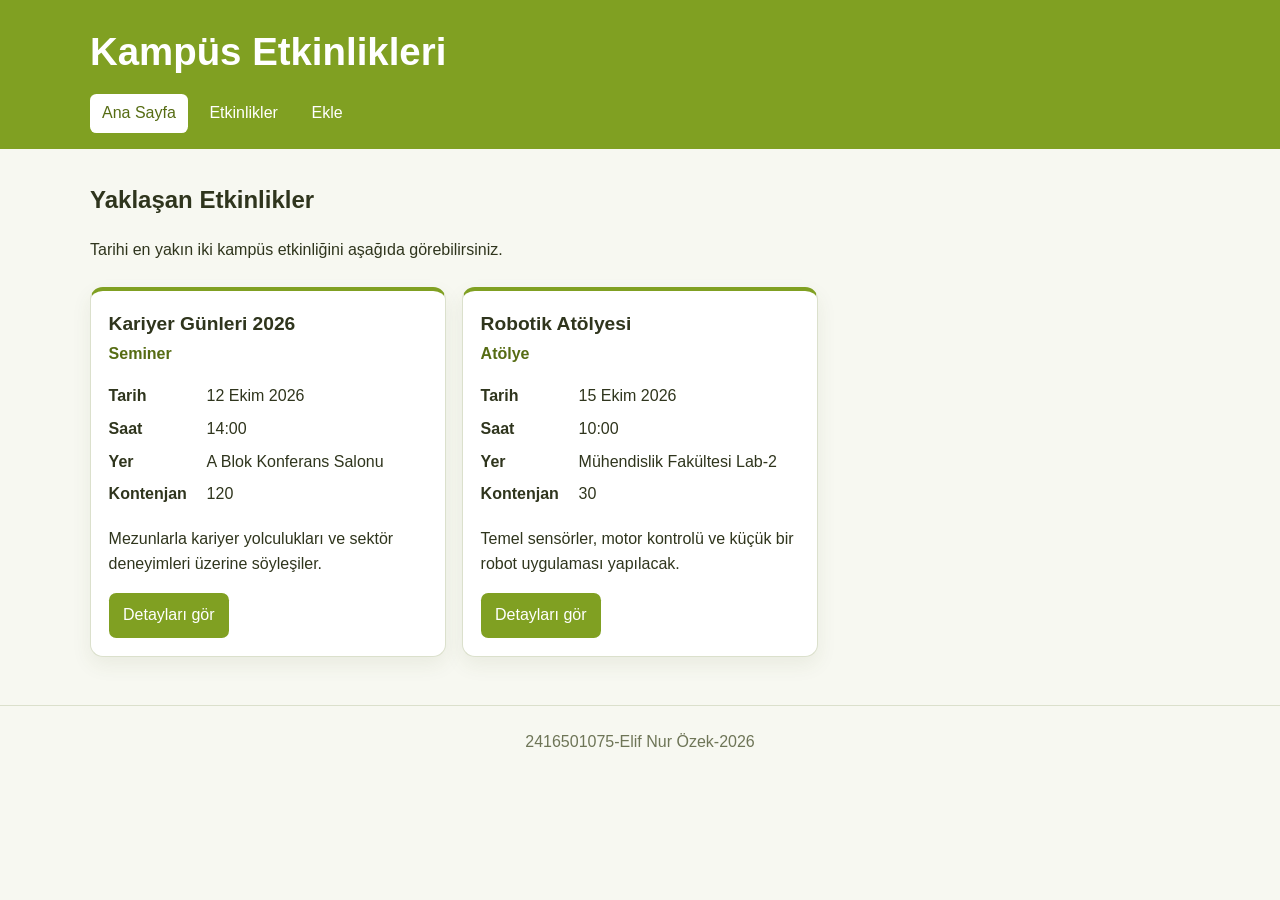
<file: index.html>
<!DOCTYPE html>
<html lang="tr">
<head>
  <meta charset="UTF-8">
  <meta name="viewport" content="width=device-width, initial-scale=1.0">
  <title>Kampüs Etkinlikleri</title>
  <link rel="stylesheet" href="css/2416501075.css">
  <script type="module" src="js/event-list.js"></script>
</head>
<body>
  <header class="site-header">
    <div class="header-icerik">
      <h1>Kampüs Etkinlikleri</h1>
      <nav class="site-nav" aria-label="Ana menü">
        <a href="index.html" aria-current="page">Ana Sayfa</a>
        <a href="etkinlikler.html">Etkinlikler</a>
        <a href="etkinlik-ekle.html">Ekle</a>
      </nav>
    </div>
  </header>

  <main>
    <section class="intro">
      <h2>Yaklaşan Etkinlikler</h2>
      <p>Tarihi en yakın iki kampüs etkinliğini aşağıda görebilirsiniz.</p>
    </section>

    <section id="etkinlik-listesi" class="etkinlik-listesi" data-limit="2"></section>
  </main>

  <footer class="site-footer">
    <div class="footer-icerik">2416501075-Elif Nur Özek-2026</div>
  </footer>
</body>
</html>
</file>
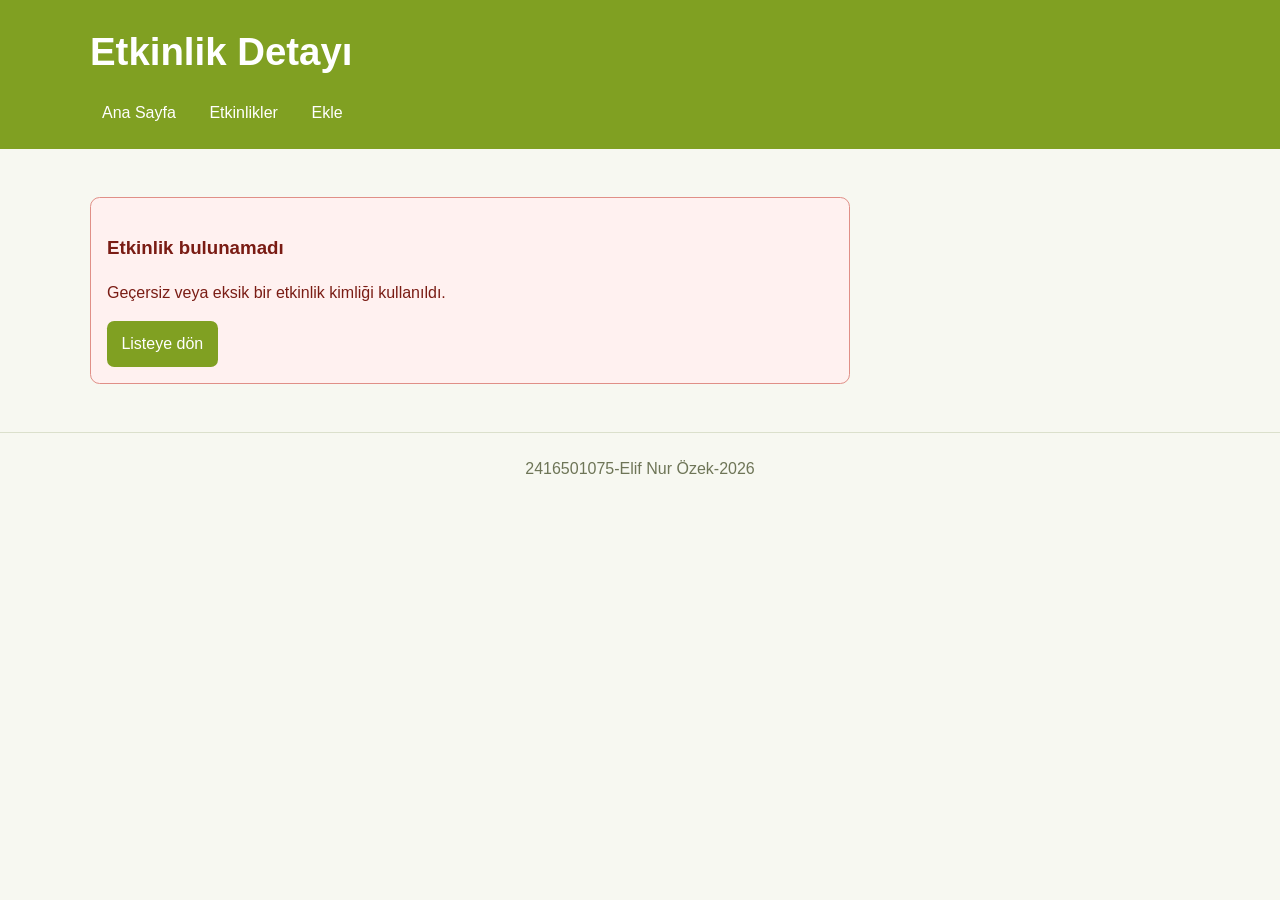
<file: etkinlik-detay.html>
<!DOCTYPE html>
<html lang="tr">
<head>
  <meta charset="UTF-8">
  <meta name="viewport" content="width=device-width, initial-scale=1.0">
  <title>Etkinlik Detayı | Kampüs Etkinlikleri</title>
  <link rel="stylesheet" href="css/2416501075.css">
  <script type="module" src="js/event-detail.js"></script>
</head>
<body>
  <header class="site-header">
    <div class="header-icerik">
      <h1>Etkinlik Detayı</h1>
      <nav class="site-nav" aria-label="Ana menü">
        <a href="index.html">Ana Sayfa</a>
        <a href="etkinlikler.html">Etkinlikler</a>
        <a href="etkinlik-ekle.html">Ekle</a>
      </nav>
    </div>
  </header>

  <main>
    <section id="detay"></section>
  </main>

  <footer class="site-footer">
    <div class="footer-icerik">2416501075-Elif Nur Özek-2026</div>
  </footer>
</body>
</html>
</file>
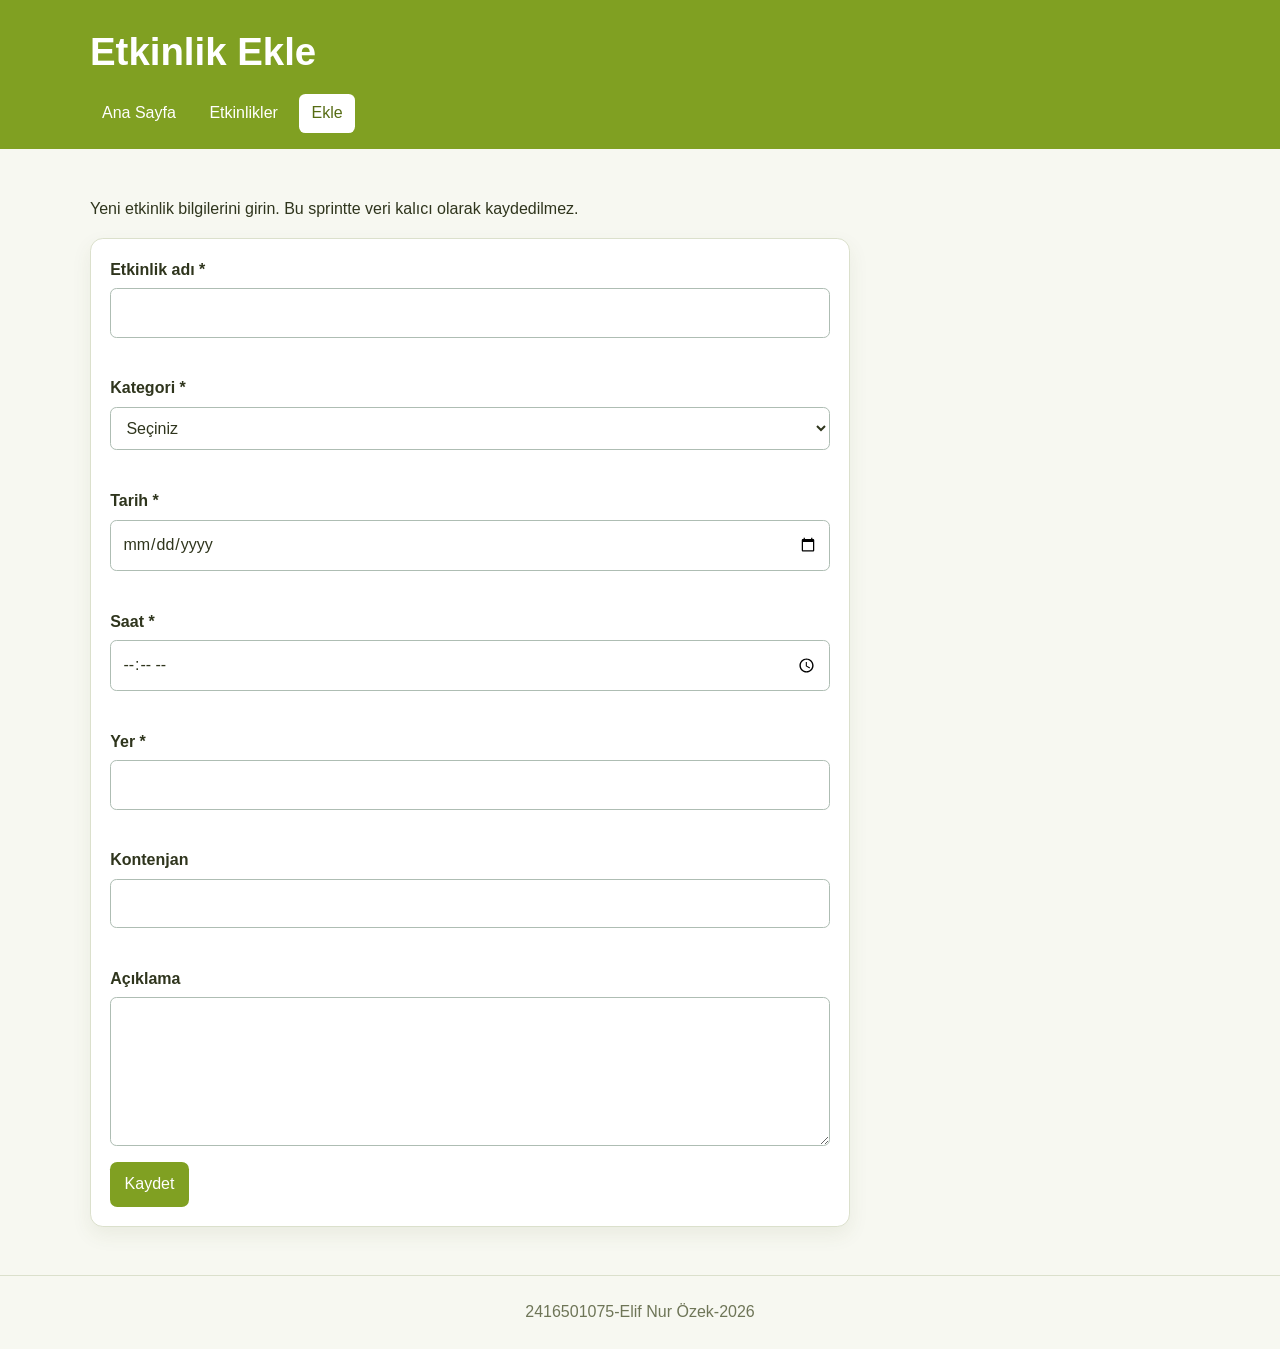
<file: etkinlik-ekle.html>
<!DOCTYPE html>
<html lang="tr">
<head>
  <meta charset="UTF-8">
  <meta name="viewport" content="width=device-width, initial-scale=1.0">
  <title>Etkinlik Ekle | Kampüs Etkinlikleri</title>
  <link rel="stylesheet" href="css/2416501075.css">
  <script type="module" src="js/event-form.js"></script>
</head>
<body>
  <header class="site-header">
    <div class="header-icerik">
      <h1>Etkinlik Ekle</h1>
      <nav class="site-nav" aria-label="Ana menü">
        <a href="index.html">Ana Sayfa</a>
        <a href="etkinlikler.html">Etkinlikler</a>
        <a href="etkinlik-ekle.html" aria-current="page">Ekle</a>
      </nav>
    </div>
  </header>

  <main>
    <p>Yeni etkinlik bilgilerini girin. Bu sprintte veri kalıcı olarak kaydedilmez.</p>

    <form id="etkinlik-formu" class="form-karti" novalidate>
      <div class="form-alan">
        <label for="ad">Etkinlik adı *</label>
        <input type="text" id="ad" name="ad">
        <span id="ad-hata" class="hata-metni"></span>
      </div>

      <div class="form-alan">
        <label for="kategori">Kategori *</label>
        <select id="kategori" name="kategori">
          <option value="">Seçiniz</option>
          <option value="Seminer">Seminer</option>
          <option value="Atölye">Atölye</option>
          <option value="Buluşma">Buluşma</option>
        </select>
        <span id="kategori-hata" class="hata-metni"></span>
      </div>

      <div class="form-alan">
        <label for="tarih">Tarih *</label>
        <input type="date" id="tarih" name="tarih">
        <span id="tarih-hata" class="hata-metni"></span>
      </div>

      <div class="form-alan">
        <label for="saat">Saat *</label>
        <input type="time" id="saat" name="saat">
        <span id="saat-hata" class="hata-metni"></span>
      </div>

      <div class="form-alan">
        <label for="yer">Yer *</label>
        <input type="text" id="yer" name="yer">
        <span id="yer-hata" class="hata-metni"></span>
      </div>

      <div class="form-alan">
        <label for="kontenjan">Kontenjan</label>
        <input type="number" id="kontenjan" name="kontenjan" min="1" max="1000">
        <span id="kontenjan-hata" class="hata-metni"></span>
      </div>

      <div class="form-alan">
        <label for="aciklama">Açıklama</label>
        <textarea id="aciklama" name="aciklama" rows="5"></textarea>
      </div>

      <button class="buton" type="submit">Kaydet</button>
    </form>

    <div id="form-mesaj" class="form-mesaj" aria-live="polite"></div>
  </main>

  <footer class="site-footer">
    <div class="footer-icerik">2416501075-Elif Nur Özek-2026</div>
  </footer>
</body>
</html>
</file>
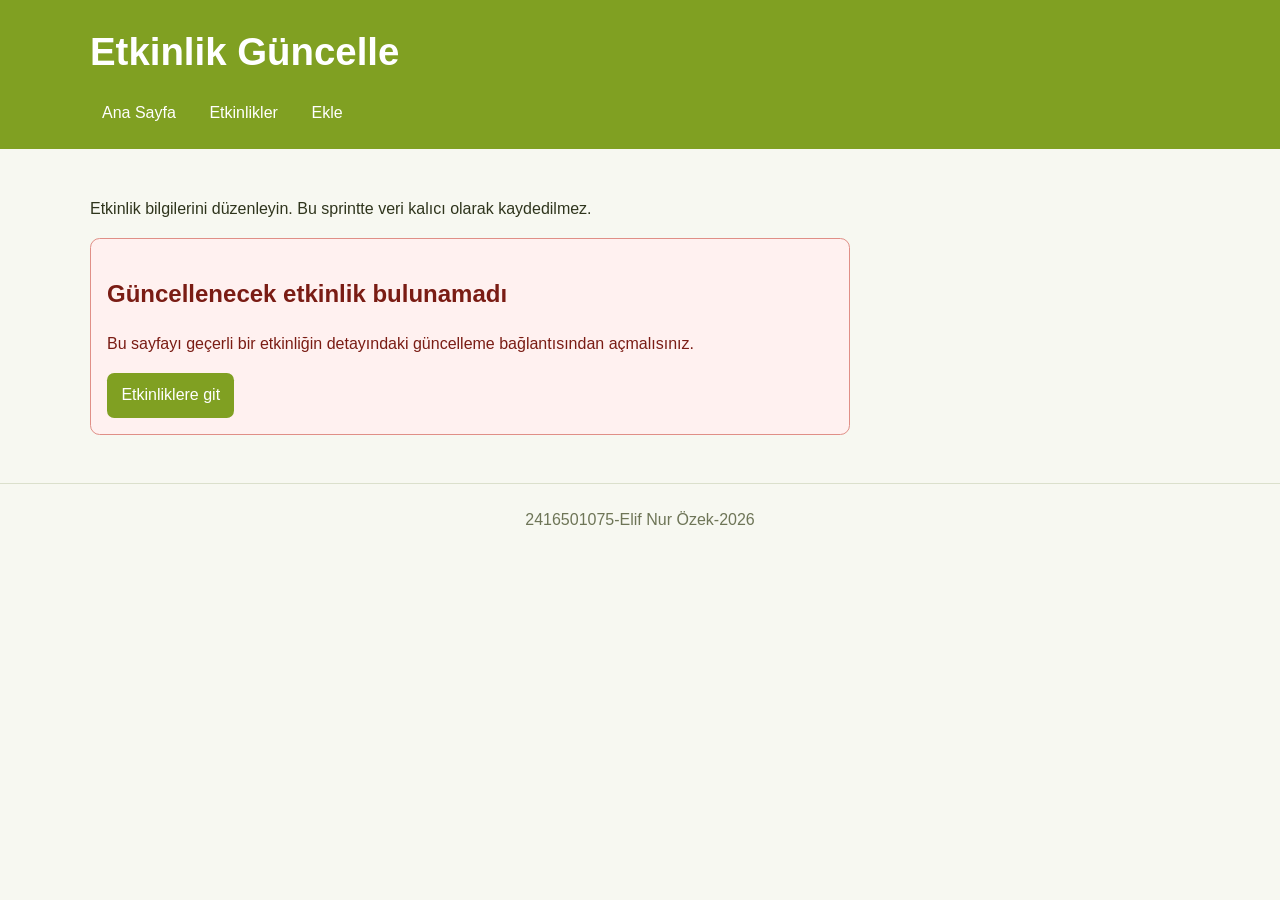
<file: etkinlik-guncelle.html>
<!DOCTYPE html>
<html lang="tr">
<head>
  <meta charset="UTF-8">
  <meta name="viewport" content="width=device-width, initial-scale=1.0">
  <title>Etkinlik Güncelle | Kampüs Etkinlikleri</title>
  <link rel="stylesheet" href="css/2416501075.css">
  <script type="module" src="js/event-form.js"></script>
</head>
<body>
  <header class="site-header">
    <div class="header-icerik">
      <h1>Etkinlik Güncelle</h1>
      <nav class="site-nav" aria-label="Ana menü">
        <a href="index.html">Ana Sayfa</a>
        <a href="etkinlikler.html">Etkinlikler</a>
        <a href="etkinlik-ekle.html">Ekle</a>
      </nav>
    </div>
  </header>

  <main>
    <p>Etkinlik bilgilerini düzenleyin. Bu sprintte veri kalıcı olarak kaydedilmez.</p>

    <form id="etkinlik-formu" class="form-karti" data-mode="guncelle" novalidate>
      <div class="form-alan">
        <label for="ad">Etkinlik adı *</label>
        <input type="text" id="ad" name="ad">
        <span id="ad-hata" class="hata-metni"></span>
      </div>

      <div class="form-alan">
        <label for="kategori">Kategori *</label>
        <select id="kategori" name="kategori">
          <option value="">Seçiniz</option>
          <option value="Seminer">Seminer</option>
          <option value="Atölye">Atölye</option>
          <option value="Buluşma">Buluşma</option>
        </select>
        <span id="kategori-hata" class="hata-metni"></span>
      </div>

      <div class="form-alan">
        <label for="tarih">Tarih *</label>
        <input type="date" id="tarih" name="tarih">
        <span id="tarih-hata" class="hata-metni"></span>
      </div>

      <div class="form-alan">
        <label for="saat">Saat *</label>
        <input type="time" id="saat" name="saat">
        <span id="saat-hata" class="hata-metni"></span>
      </div>

      <div class="form-alan">
        <label for="yer">Yer *</label>
        <input type="text" id="yer" name="yer">
        <span id="yer-hata" class="hata-metni"></span>
      </div>

      <div class="form-alan">
        <label for="kontenjan">Kontenjan</label>
        <input type="number" id="kontenjan" name="kontenjan" min="1" max="1000">
        <span id="kontenjan-hata" class="hata-metni"></span>
      </div>

      <div class="form-alan">
        <label for="aciklama">Açıklama</label>
        <textarea id="aciklama" name="aciklama" rows="5"></textarea>
      </div>

      <button class="buton" type="submit">Güncelle</button>
    </form>

    <div id="form-mesaj" class="form-mesaj" aria-live="polite"></div>
  </main>

  <footer class="site-footer">
    <div class="footer-icerik">2416501075-Elif Nur Özek-2026</div>
  </footer>
</body>
</html>
</file>
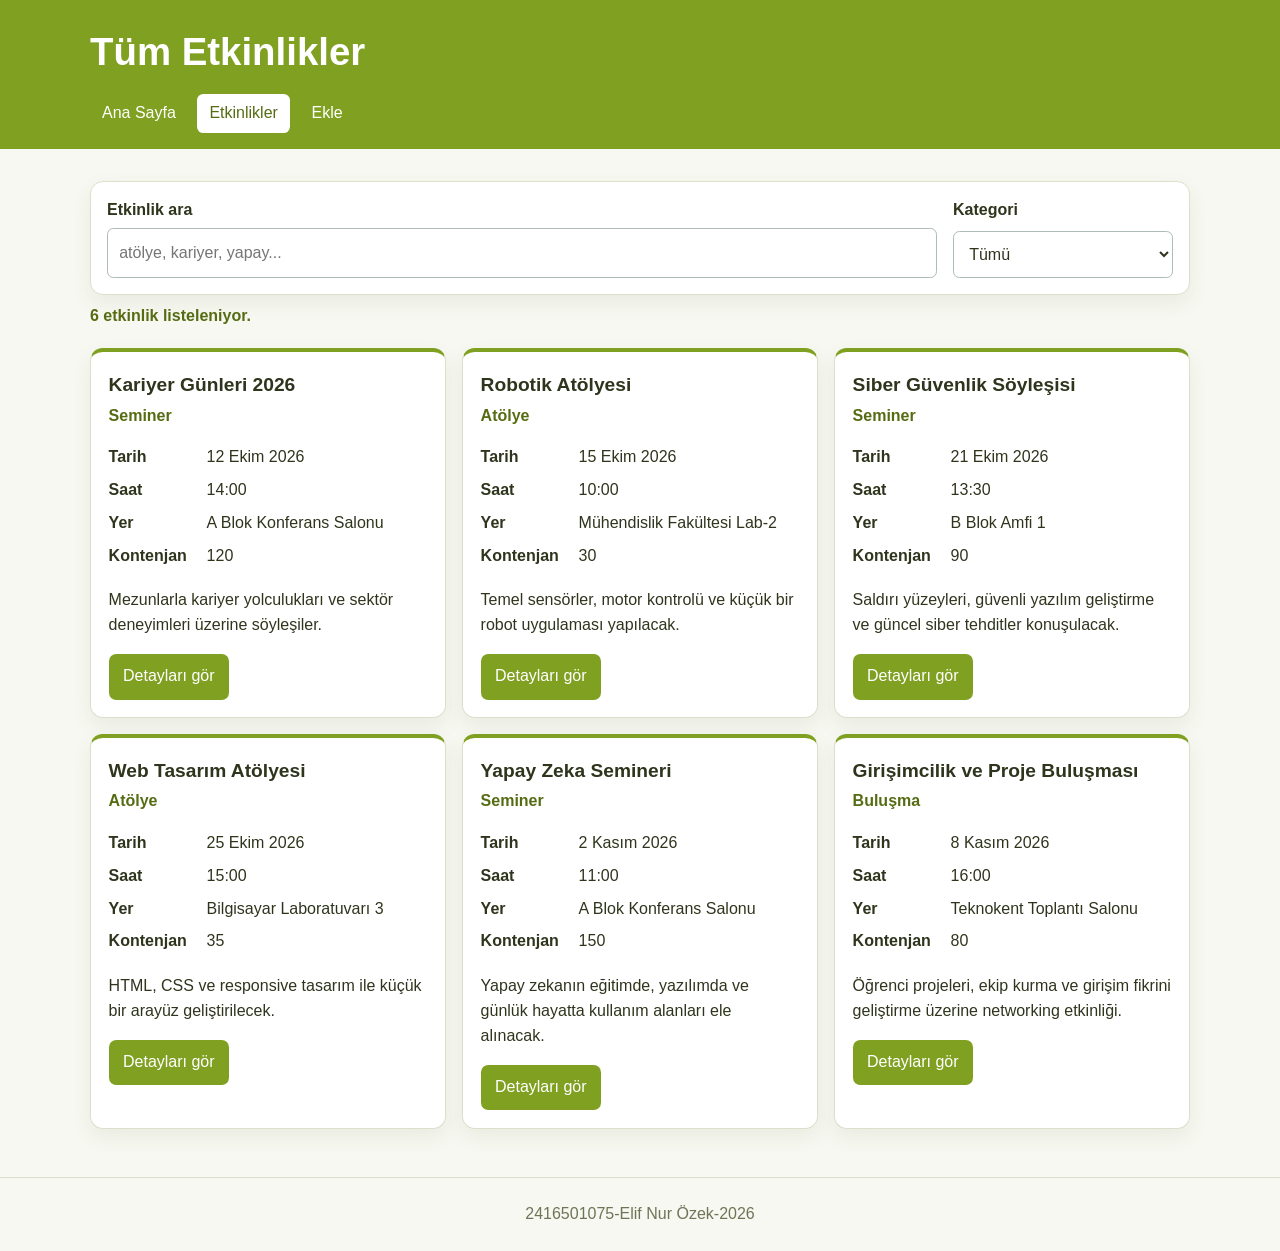
<file: etkinlikler.html>
<!DOCTYPE html>
<html lang="tr">
<head>
  <meta charset="UTF-8">
  <meta name="viewport" content="width=device-width, initial-scale=1.0">
  <title>Tüm Etkinlikler | Kampüs Etkinlikleri</title>
  <link rel="stylesheet" href="css/2416501075.css">
  <script type="module" src="js/event-list.js"></script>
</head>
<body>
  <header class="site-header">
    <div class="header-icerik">
      <h1>Tüm Etkinlikler</h1>
      <nav class="site-nav" aria-label="Ana menü">
        <a href="index.html">Ana Sayfa</a>
        <a href="etkinlikler.html" aria-current="page">Etkinlikler</a>
        <a href="etkinlik-ekle.html">Ekle</a>
      </nav>
    </div>
  </header>

  <main>
    <form id="filtre-formu" class="filtre">
      <div class="alan-grubu">
        <label for="arama">Etkinlik ara</label>
        <input type="search" id="arama" placeholder="atölye, kariyer, yapay...">
      </div>

      <div class="alan-grubu">
        <label for="kategori-filtre">Kategori</label>
        <select id="kategori-filtre">
          <option value="">Tümü</option>
        </select>
      </div>
    </form>

    <p id="sonuc" role="status" aria-live="polite"></p>

    <section id="etkinlik-listesi" class="etkinlik-listesi"></section>
  </main>

  <footer class="site-footer">
    <div class="footer-icerik">2416501075-Elif Nur Özek-2026</div>
  </footer>
</body>
</html>
</file>
<file: css/2416501075.css>
:root {
  /* 2416501075 -> son iki hane 75, ana renk tonu 75° olarak türetildi. */
  --ogrenci-hue: 75;
  --ana-renk: hsl(var(--ogrenci-hue) 65% 38%);
  --ana-koyu: hsl(var(--ogrenci-hue) 70% 25%);
  --zemin: hsl(var(--ogrenci-hue) 35% 96%);
  --kart: #ffffff;
  --metin: hsl(var(--ogrenci-hue) 30% 16%);
  --soluk: hsl(var(--ogrenci-hue) 15% 40%);
  --kenar: hsl(var(--ogrenci-hue) 25% 84%);
  --hata: #b42318;
  --hata-zemin: #fff1f0;
  --basari: #16794b;
  --basari-zemin: #effaf3;
  --golge: 0 8px 20px hsl(var(--ogrenci-hue) 35% 25% / 0.08);
}
* {
  box-sizing: border-box;
}

body {
  margin: 0;
  font-family: Arial, Helvetica, sans-serif;
  color: var(--metin);
  background: var(--zemin);
  line-height: 1.55;
}

.site-header {
  background: var(--ana-renk);
  color: #fff;
  padding: 1.4rem 1rem 1rem;
}

.header-icerik,
main,
.footer-icerik {
  width: min(1100px, calc(100% - 2rem));
  margin-inline: auto;
}

.site-header h1 {
  margin: 0 0 0.75rem;
  font-size: clamp(1.6rem, 4vw, 2.4rem);
}

.site-nav {
  display: flex;
  flex-wrap: wrap;
  gap: 0.6rem;
}

.site-nav a {
  color: #fff;
  text-decoration: none;
  padding: 0.45rem 0.75rem;
  border-radius: 0.4rem;
}

.site-nav a:hover,
.site-nav a[aria-current="page"] {
  background: #fff;
  color: var(--ana-koyu);
}

main {
  padding: 2rem 0 3rem;
}

.intro {
  margin-bottom: 1.5rem;
}

.intro h2,
.sayfa-baslik {
  margin-top: 0;
}

.etkinlik-listesi {
  display: grid;
  grid-template-columns: repeat(3, minmax(0, 1fr));
  gap: 1rem;
}

.kart,
.kunye-karti,
.form-karti,
.detay-karti,
.filtre {
  background: var(--kart);
  border: 1px solid var(--kenar);
  border-radius: 0.8rem;
  box-shadow: var(--golge);
}

.kart {
  padding: 1.1rem;
  border-top: 4px solid var(--ana-renk);
}

.kart h2 {
  margin: 0 0 0.25rem;
  font-size: 1.2rem;
}

.kategori-etiketi {
  display: inline-block;
  margin: 0 0 0.8rem;
  color: var(--ana-koyu);
  font-weight: 700;
}

.kart-kunye,
.kunye-karti dl {
  margin: 0;
}

.kart-kunye div,
.kunye-karti dl div {
  display: grid;
  grid-template-columns: 90px 1fr;
  gap: 0.5rem;
  padding: 0.25rem 0;
}

.kart-kunye dt,
.kunye-karti dt {
  font-weight: 700;
}

.kart-kunye dd,
.kunye-karti dd {
  margin: 0;
}

.buton {
  display: inline-block;
  border: 0;
  border-radius: 0.45rem;
  padding: 0.65rem 0.9rem;
  background: var(--ana-renk);
  color: #fff;
  text-decoration: none;
  font: inherit;
  cursor: pointer;
}

.buton:hover {
  background: var(--ana-koyu);
}

.buton.ikincil {
  background: #fff;
  color: var(--ana-koyu);
  border: 1px solid var(--ana-renk);
}

.filtre {
  display: grid;
  grid-template-columns: 1fr 220px;
  gap: 0.8rem 1rem;
  padding: 1rem;
  margin-bottom: 0.5rem;
}

.filtre .alan-grubu {
  display: grid;
  gap: 0.35rem;
}

.filtre label,
.form-karti label {
  font-weight: 700;
}

input,
select,
textarea {
  width: 100%;
  border: 1px solid #aebdb3;
  border-radius: 0.4rem;
  padding: 0.7rem;
  font: inherit;
  background: #fff;
  color: var(--metin);
}

input:focus,
select:focus,
textarea:focus {
  outline: 3px solid hsl(var(--ogrenci-hue) 65% 38% / 0.18);
  border-color: var(--ana-renk);
}

[aria-invalid="true"] {
  border-color: var(--hata);
  background: #fffafa;
}

#sonuc {
  margin: 0.6rem 0 1.2rem;
  color: var(--ana-koyu);
  font-weight: 700;
}

.bos-sonuc {
  grid-column: 1 / -1;
  background: #fff;
  border: 1px dashed var(--kenar);
  padding: 1rem;
  border-radius: 0.6rem;
}

.detay-karti {
  padding: 1rem;
  display: grid;
  grid-template-columns: minmax(230px, 0.8fr) minmax(300px, 1.2fr);
  gap: 1.2rem;
}

.afis {
  min-height: 320px;
  background: #10233c;
  border: 4px solid #2f4a68;
  outline: 2px solid #d39b7f;
  color: #fff;
  display: flex;
  flex-direction: column;
  justify-content: center;
  align-items: center;
  text-align: center;
  gap: 1rem;
  padding: 1.4rem;
}

.afis strong {
  font-size: 1.9rem;
}

.detay-icerik h1 {
  margin-top: 0;
}

.kunye-karti {
  padding: 1rem;
}

.kunye-karti h2,
.aciklama h2 {
  margin-top: 0;
}

.detay-butonlari {
  display: flex;
  flex-wrap: wrap;
  gap: 0.6rem;
  margin-top: 1rem;
}

.form-karti {
  padding: 1.2rem;
  max-width: 760px;
}

.form-alan {
  display: grid;
  gap: 0.35rem;
  margin-bottom: 1rem;
}

.hata-metni {
  min-height: 1.2em;
  color: var(--hata);
  font-size: 0.9rem;
}

.form-mesaj,
.mesaj {
  max-width: 760px;
  margin-top: 1rem;
  padding: 1rem;
  border-radius: 0.6rem;
}

.form-mesaj:empty {
  display: none;
}

.form-mesaj.hata,
.hata-kutusu {
  background: var(--hata-zemin);
  color: #7a1c14;
  border: 1px solid #e08f87;
}

.form-mesaj.basari {
  background: var(--basari-zemin);
  color: #0b5f38;
  border: 1px solid #84c7a1;
}

.form-mesaj pre {
  overflow-x: auto;
  margin-bottom: 0;
  padding: 0.8rem;
  background: rgba(255, 255, 255, 0.65);
  border-radius: 0.4rem;
}

.site-footer {
  border-top: 1px solid var(--kenar);
  padding: 1.5rem 0;
  color: var(--soluk);
  text-align: center;
}

@media (max-width: 850px) {
  .etkinlik-listesi {
    grid-template-columns: repeat(2, minmax(0, 1fr));
  }

  .detay-karti {
    grid-template-columns: 1fr;
  }
}

@media (max-width: 620px) {
  .header-icerik,
  main,
  .footer-icerik {
    width: min(100% - 1rem, 1100px);
  }

  .etkinlik-listesi,
  .filtre {
    grid-template-columns: 1fr;
  }

  .site-nav {
    gap: 0.3rem;
  }

  .site-nav a {
    padding: 0.4rem 0.55rem;
    font-size: 0.95rem;
  }

  .detay-karti {
    padding: 0.7rem;
  }

  .afis {
    min-height: 250px;
  }
}
</file>
